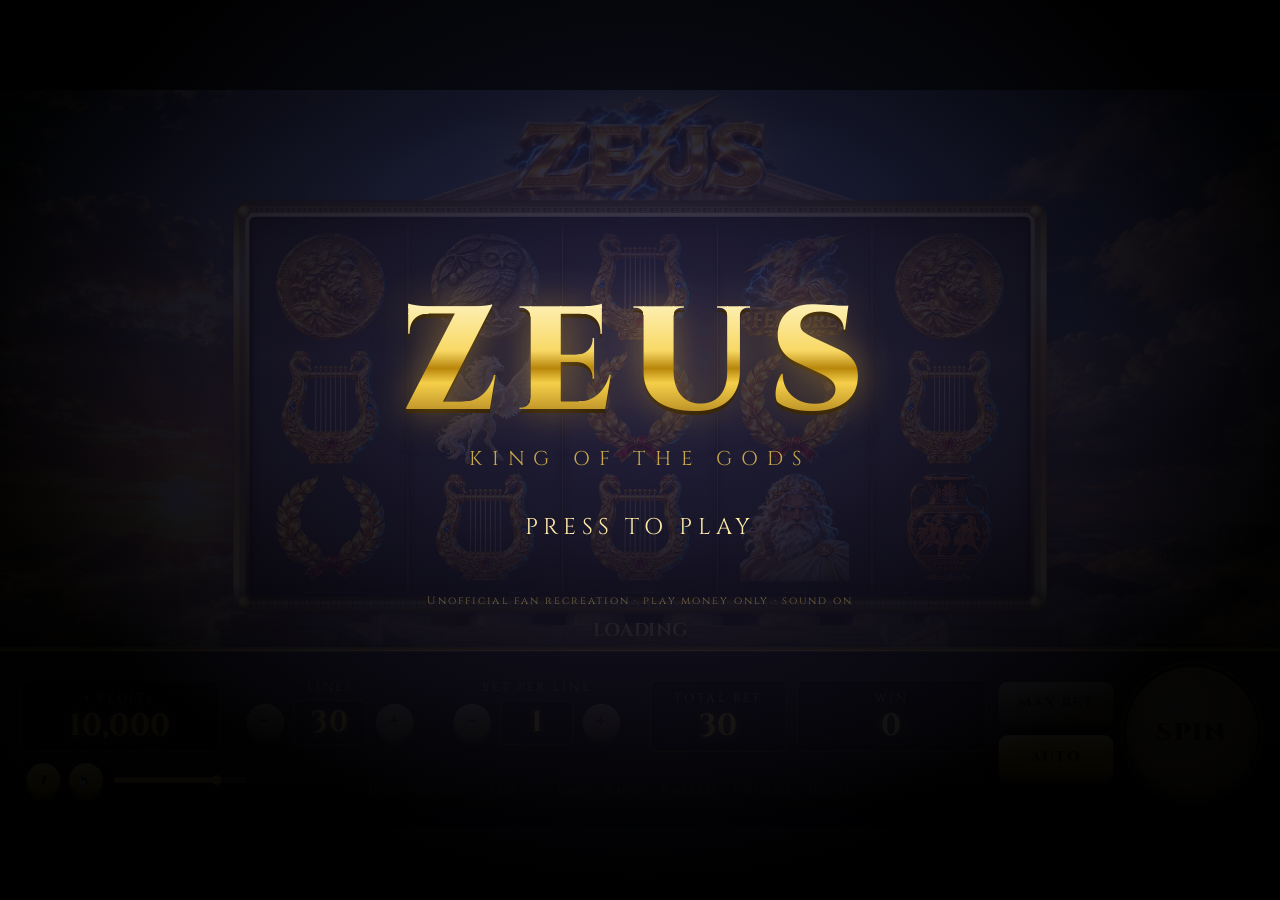
<file: index.html>
<!DOCTYPE html>
<html lang="en">
<head>
<meta charset="utf-8">
<title>ZEUS &mdash; Slot Machine</title>
<meta name="viewport" content="width=device-width, initial-scale=1">
<link rel="preconnect" href="https://fonts.googleapis.com">
<link rel="preconnect" href="https://fonts.gstatic.com" crossorigin>
<link href="https://fonts.googleapis.com/css2?family=Cinzel:wght@400;700;900&display=swap" rel="stylesheet">
<link rel="stylesheet" href="css/style.css">
</head>
<body>
<div id="stage">
  <canvas id="game" width="1920" height="1080"></canvas>

  <div id="ui">
    <div class="meter" id="meter-credits" title="Click to add 1,000 play credits"><div class="label">CREDITS</div><div class="value" id="m-credits">0</div></div>
    <div class="group" id="group-lines">
      <div class="label">LINES</div>
      <div class="stepper"><button id="btn-lines-dn" class="btn small">&minus;</button><div class="value" id="m-lines">30</div><button id="btn-lines-up" class="btn small">+</button></div>
    </div>
    <div class="group" id="group-bet">
      <div class="label">BET PER LINE</div>
      <div class="stepper"><button id="btn-bet-dn" class="btn small">&minus;</button><div class="value" id="m-bet">1</div><button id="btn-bet-up" class="btn small">+</button></div>
    </div>
    <div class="meter" id="meter-total"><div class="label">TOTAL BET</div><div class="value" id="m-total">30</div></div>
    <div class="meter win" id="meter-win"><div class="label">WIN</div><div class="value" id="m-win">0</div></div>
    <button id="btn-max" class="btn wide">MAX BET</button>
    <button id="btn-auto" class="btn wide">AUTO</button>
    <button id="btn-spin" class="btn spin">SPIN</button>
    <div class="side">
      <button id="btn-pay" class="btn icon" title="Paytable (I)">i</button>
      <button id="btn-sound" class="btn icon" title="Mute (M)">&#128266;</button>
      <input id="vol" type="range" min="0" max="1" step="0.01" title="Volume">
    </div>
    <div class="hint">SPACE spin / stop &nbsp;&middot;&nbsp; &uarr;&darr; bet &nbsp;&middot;&nbsp; &larr;&rarr; lines &nbsp;&middot;&nbsp; A auto &nbsp;&middot;&nbsp; X max bet &nbsp;&middot;&nbsp; I paytable &nbsp;&middot;&nbsp; M mute</div>
  </div>

  <div id="paytable" class="hidden">
    <div class="panel">
      <h2>ZEUS &mdash; PAYS &amp; RULES</h2>
      <div id="pay-body"></div>
      <button id="pay-close" class="btn wide">CLOSE</button>
    </div>
  </div>

  <div id="splash">
    <div class="inner">
      <div class="title">ZEUS</div>
      <div class="sub">KING OF THE GODS</div>
      <div id="splash-text">LOADING&hellip;</div>
      <div class="bar"><div id="splash-bar"></div></div>
      <div class="note">Unofficial fan recreation &middot; play money only &middot; sound on</div>
    </div>
  </div>
</div>

<script src="js/config.js"></script>
<script src="js/audio.js"></script>
<script src="js/reel.js"></script>
<script src="js/assets.js"></script>
<script src="js/fx.js"></script>
<script src="js/renderer.js"></script>
<script src="js/game.js"></script>
<script src="js/ui.js"></script>
<script src="js/main.js"></script>
</body>
</html>
</file>
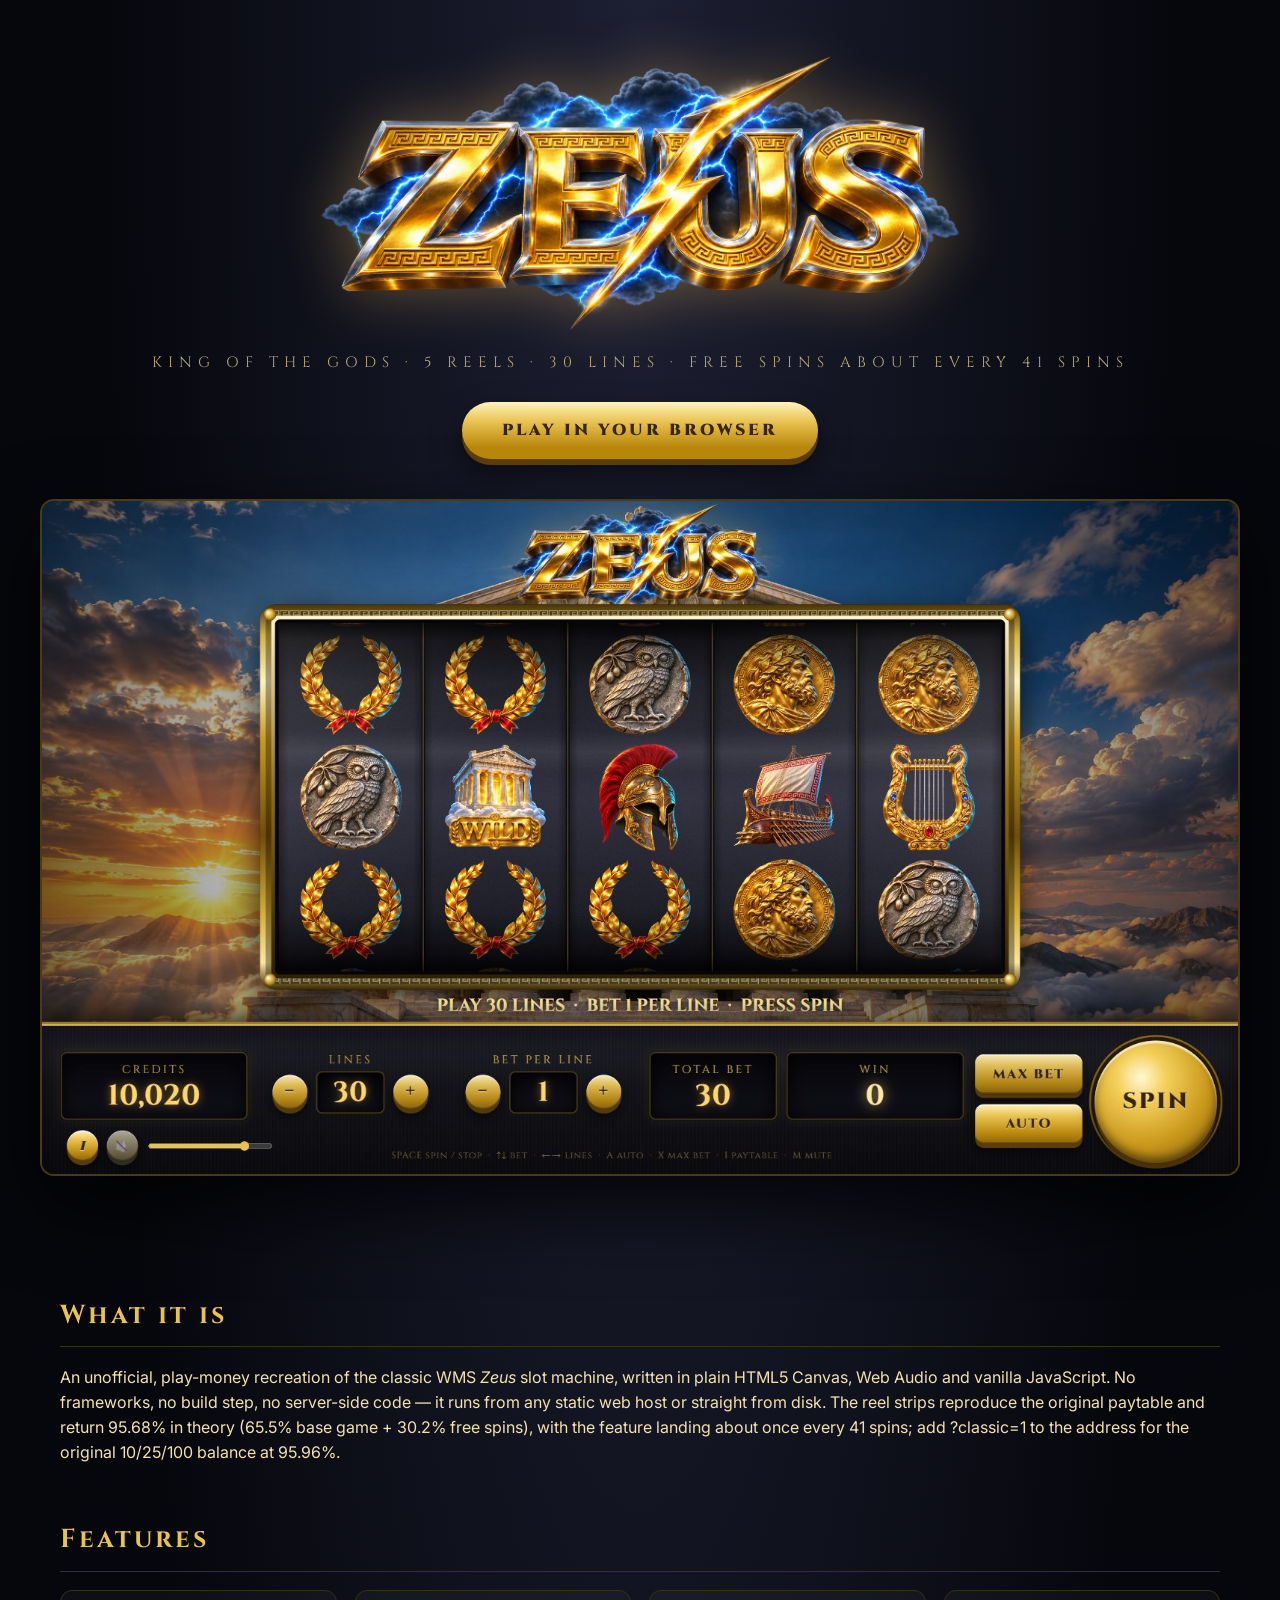
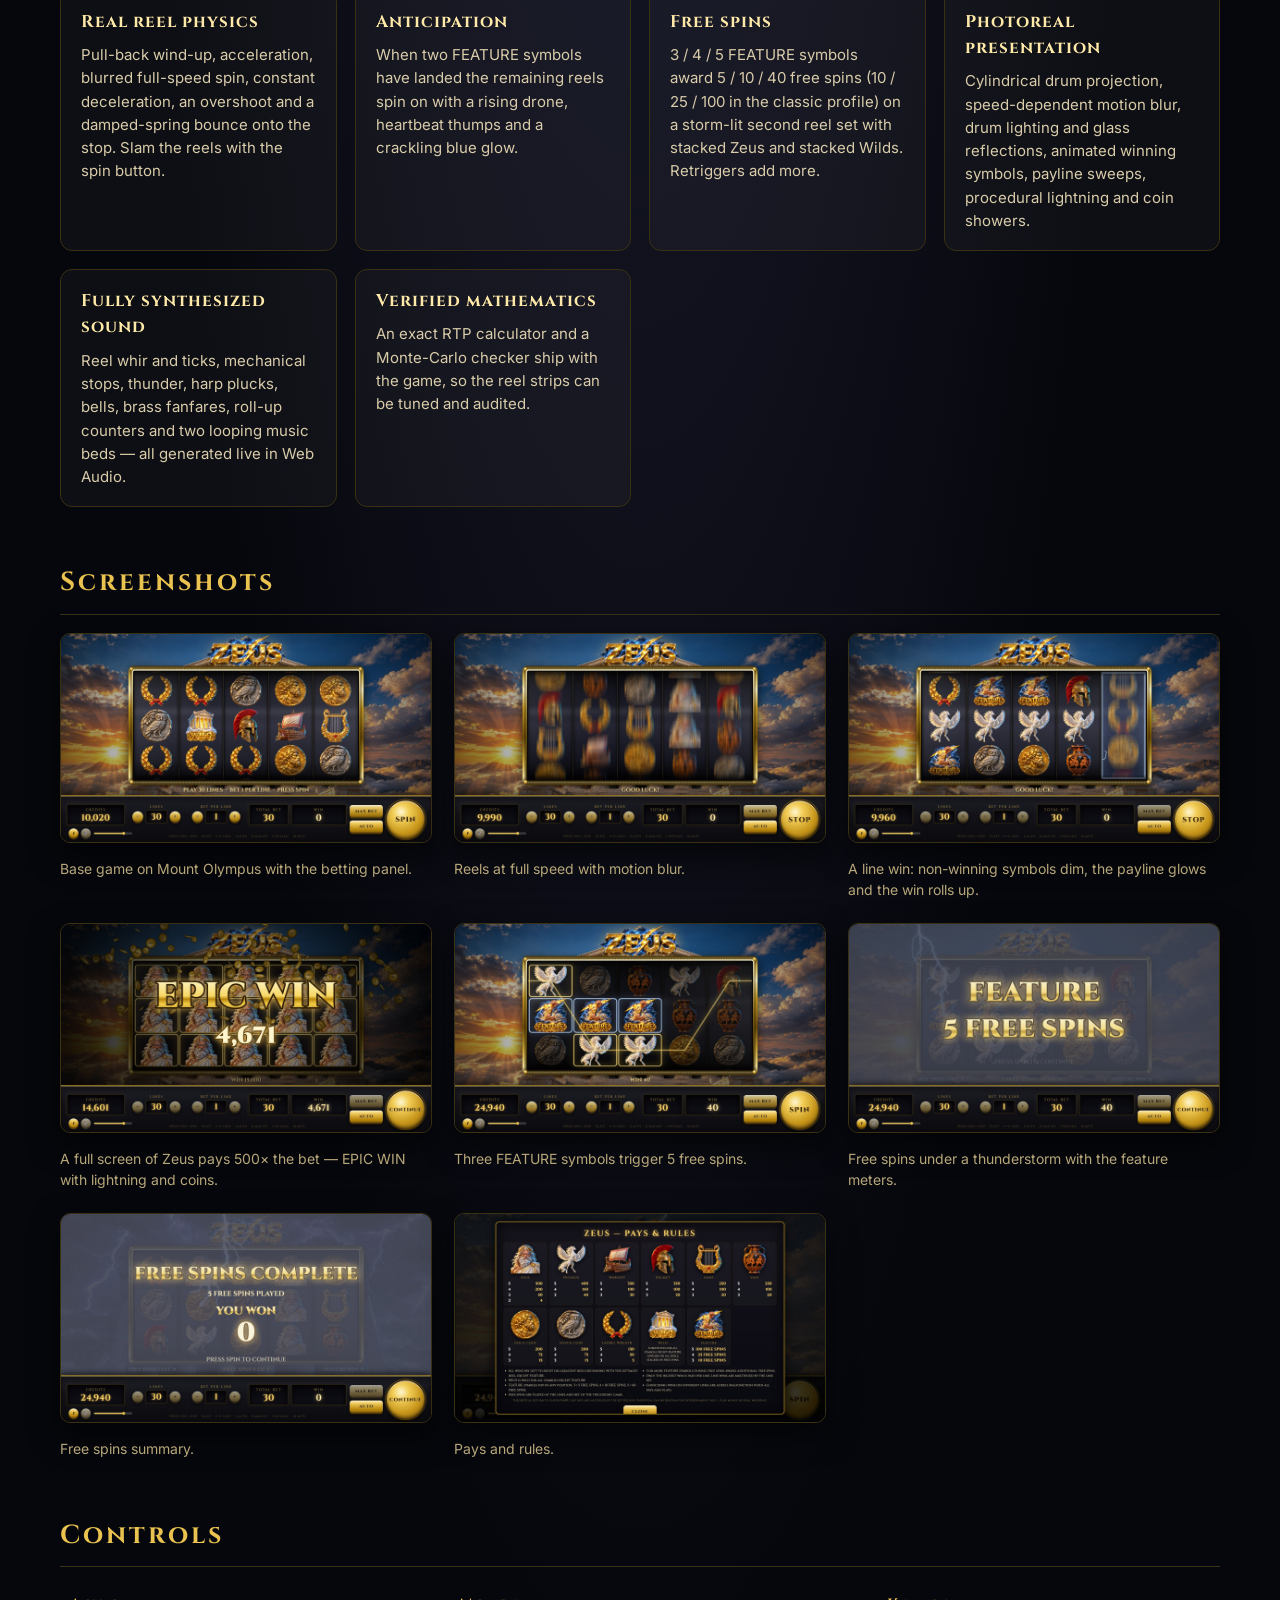
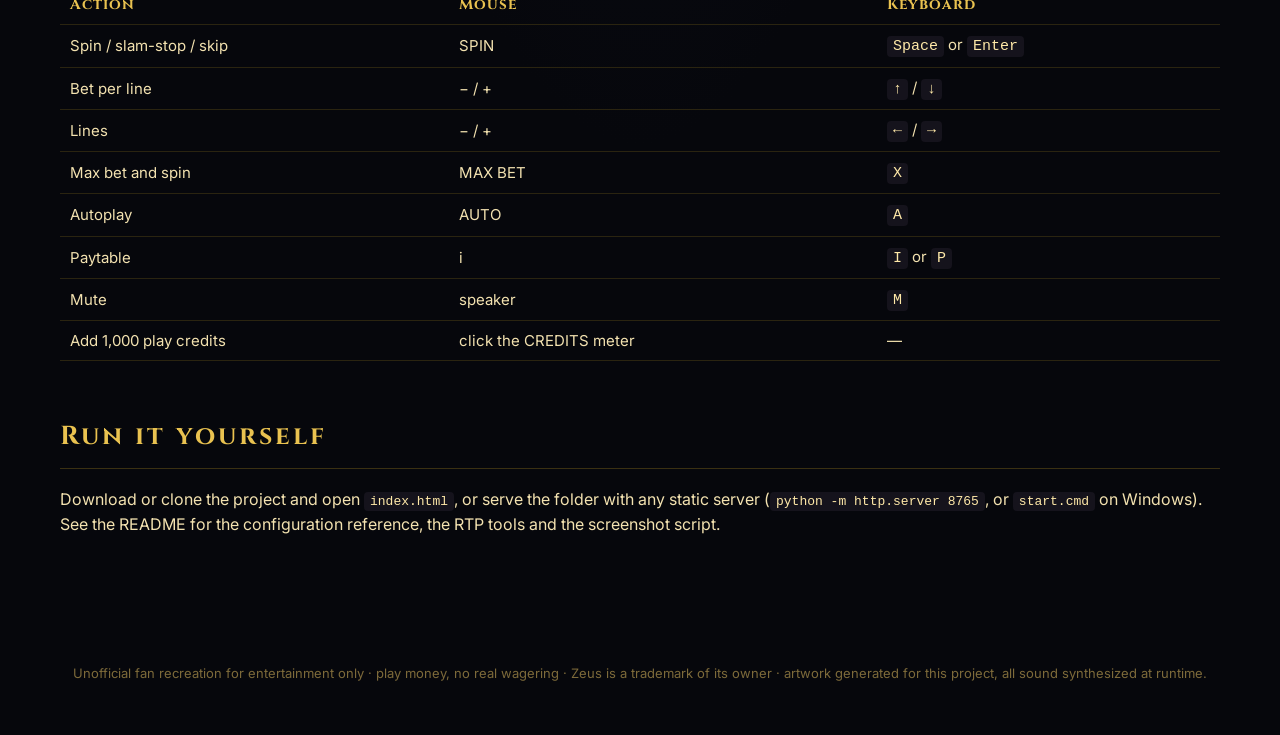
<file: docs/index.html>
<!DOCTYPE html>
<html lang="en">
<head>
<meta charset="utf-8">
<title>ZEUS &mdash; a web slot machine recreation</title>
<meta name="viewport" content="width=device-width, initial-scale=1">
<meta name="description" content="A photorealistic, physics-driven, fully sounded recreation of the classic Zeus slot machine in plain HTML5 Canvas and Web Audio.">
<meta property="og:title" content="ZEUS — web slot machine recreation">
<meta property="og:description" content="5 reels, 30 lines, 5/10/40 free spins, real reel physics and synthesized sound. Play in the browser.">
<meta property="og:image" content="screenshots/hero.jpg">
<link rel="preconnect" href="https://fonts.googleapis.com">
<link href="https://fonts.googleapis.com/css2?family=Cinzel:wght@400;700;900&family=Inter:wght@400;600&display=swap" rel="stylesheet">
<style>
  :root { --gold: #e9c250; --gold-2: #b8860b; --ink: #0a0a10; --paper: #f3e2b0; --muted: #b7a77a; }
  * { box-sizing: border-box; }
  body { margin: 0; background: radial-gradient(ellipse at 50% 0%, #1d1f33 0%, #06070c 60%); color: var(--paper); font-family: Inter, system-ui, sans-serif; line-height: 1.55; }
  a { color: var(--gold); }
  header { text-align: center; padding: 56px 20px 24px; }
  header img.logo { width: min(640px, 90vw); filter: drop-shadow(0 0 30px rgba(255,200,90,.35)); }
  header p.tag { font-family: Cinzel, serif; letter-spacing: 6px; color: var(--muted); margin: 14px 0 28px; font-size: 15px; text-transform: uppercase; }
  .cta { display: inline-block; padding: 16px 40px; border-radius: 999px; font-family: Cinzel, serif; font-weight: 900; letter-spacing: 3px; color: #3a2606; text-decoration: none;
    background: linear-gradient(180deg, #fff3bd, #e9c250 35%, #b8860b 80%); box-shadow: 0 6px 0 #5a3d08, 0 14px 30px rgba(0,0,0,.6); }
  .cta:hover { filter: brightness(1.08); }
  .hero { display: block; width: min(1200px, 94vw); margin: 40px auto 0; border-radius: 14px; border: 2px solid #4a3b14; box-shadow: 0 30px 80px rgba(0,0,0,.8); }
  main { max-width: 1200px; margin: 0 auto; padding: 40px 20px 80px; }
  h2 { font-family: Cinzel, serif; color: var(--gold); letter-spacing: 3px; font-size: 26px; margin: 56px 0 18px; border-bottom: 1px solid #3a3012; padding-bottom: 10px; }
  .grid { display: grid; grid-template-columns: repeat(auto-fit, minmax(260px, 1fr)); gap: 18px; }
  .card { background: rgba(255,255,255,.03); border: 1px solid #3a3012; border-radius: 12px; padding: 18px 20px; }
  .card h3 { margin: 0 0 8px; font-family: Cinzel, serif; color: #ffe9a8; font-size: 17px; letter-spacing: 1px; }
  .card p { margin: 0; color: #d9ccaa; font-size: 15px; }
  .shots { display: grid; grid-template-columns: repeat(auto-fit, minmax(340px, 1fr)); gap: 22px; }
  figure { margin: 0; }
  figure img { width: 100%; border-radius: 10px; border: 1px solid #3a3012; box-shadow: 0 12px 30px rgba(0,0,0,.6); }
  figcaption { font-size: 14px; color: var(--muted); margin-top: 8px; }
  table { border-collapse: collapse; width: 100%; font-size: 15px; }
  td, th { border-bottom: 1px solid #2a2410; padding: 8px 10px; text-align: left; }
  th { color: var(--gold); font-family: Cinzel, serif; letter-spacing: 1px; font-weight: 700; }
  footer { text-align: center; color: #7d6a3a; font-size: 13px; padding: 30px 20px 60px; }
  code { background: #15131c; padding: 2px 6px; border-radius: 4px; color: #ffe9a8; }
</style>
</head>
<body>
<header>
  <img class="logo" src="../assets/logo.png" alt="ZEUS">
  <p class="tag">King of the gods &middot; 5 reels &middot; 30 lines &middot; free spins about every 41 spins</p>
  <a class="cta" href="../index.html">PLAY IN YOUR BROWSER</a>
  <img class="hero" src="screenshots/hero.jpg" alt="The Zeus reels with stacked Zeus, Wild temple and the golden bezel">
</header>
<main>
  <h2>What it is</h2>
  <p>An unofficial, play-money recreation of the classic WMS <em>Zeus</em> slot machine, written in plain HTML5 Canvas,
    Web Audio and vanilla JavaScript. No frameworks, no build step, no server-side code &mdash; it runs from any static
    web host or straight from disk. The reel strips reproduce the original paytable and return 95.68% in theory
    (65.5% base game + 30.2% free spins), with the feature landing about once every 41 spins; add ?classic=1 to the address for the original 10/25/100 balance at 95.96%.</p>

  <h2>Features</h2>
  <div class="grid">
    <div class="card"><h3>Real reel physics</h3><p>Pull-back wind-up, acceleration, blurred full-speed spin, constant deceleration, an overshoot and a damped-spring bounce onto the stop. Slam the reels with the spin button.</p></div>
    <div class="card"><h3>Anticipation</h3><p>When two FEATURE symbols have landed the remaining reels spin on with a rising drone, heartbeat thumps and a crackling blue glow.</p></div>
    <div class="card"><h3>Free spins</h3><p>3 / 4 / 5 FEATURE symbols award 5 / 10 / 40 free spins (10 / 25 / 100 in the classic profile) on a storm-lit second reel set with stacked Zeus and stacked Wilds. Retriggers add more.</p></div>
    <div class="card"><h3>Photoreal presentation</h3><p>Cylindrical drum projection, speed-dependent motion blur, drum lighting and glass reflections, animated winning symbols, payline sweeps, procedural lightning and coin showers.</p></div>
    <div class="card"><h3>Fully synthesized sound</h3><p>Reel whir and ticks, mechanical stops, thunder, harp plucks, bells, brass fanfares, roll-up counters and two looping music beds &mdash; all generated live in Web Audio.</p></div>
    <div class="card"><h3>Verified mathematics</h3><p>An exact RTP calculator and a Monte-Carlo checker ship with the game, so the reel strips can be tuned and audited.</p></div>
  </div>

  <h2>Screenshots</h2>
  <div class="shots">
    <figure><img src="screenshots/base.jpg" alt="Base game"><figcaption>Base game on Mount Olympus with the betting panel.</figcaption></figure>
    <figure><img src="screenshots/spin.jpg" alt="Reels spinning"><figcaption>Reels at full speed with motion blur.</figcaption></figure>
    <figure><img src="screenshots/win.jpg" alt="Line win"><figcaption>A line win: non-winning symbols dim, the payline glows and the win rolls up.</figcaption></figure>
    <figure><img src="screenshots/bigwin.jpg" alt="Epic win"><figcaption>A full screen of Zeus pays 500&times; the bet &mdash; EPIC WIN with lightning and coins.</figcaption></figure>
    <figure><img src="screenshots/feature.jpg" alt="Feature triggered"><figcaption>Three FEATURE symbols trigger 5 free spins.</figcaption></figure>
    <figure><img src="screenshots/freespins.jpg" alt="Free spins"><figcaption>Free spins under a thunderstorm with the feature meters.</figcaption></figure>
    <figure><img src="screenshots/summary.jpg" alt="Free spins complete"><figcaption>Free spins summary.</figcaption></figure>
    <figure><img src="screenshots/paytable.jpg" alt="Paytable"><figcaption>Pays and rules.</figcaption></figure>
  </div>

  <h2>Controls</h2>
  <table>
    <tr><th>Action</th><th>Mouse</th><th>Keyboard</th></tr>
    <tr><td>Spin / slam-stop / skip</td><td>SPIN</td><td><code>Space</code> or <code>Enter</code></td></tr>
    <tr><td>Bet per line</td><td>&minus; / +</td><td><code>&uarr;</code> / <code>&darr;</code></td></tr>
    <tr><td>Lines</td><td>&minus; / +</td><td><code>&larr;</code> / <code>&rarr;</code></td></tr>
    <tr><td>Max bet and spin</td><td>MAX BET</td><td><code>X</code></td></tr>
    <tr><td>Autoplay</td><td>AUTO</td><td><code>A</code></td></tr>
    <tr><td>Paytable</td><td>i</td><td><code>I</code> or <code>P</code></td></tr>
    <tr><td>Mute</td><td>speaker</td><td><code>M</code></td></tr>
    <tr><td>Add 1,000 play credits</td><td>click the CREDITS meter</td><td>&mdash;</td></tr>
  </table>

  <h2>Run it yourself</h2>
  <p>Download or clone the project and open <code>index.html</code>, or serve the folder with any static server
    (<code>python -m http.server 8765</code>, or <code>start.cmd</code> on Windows). See the README for the
    configuration reference, the RTP tools and the screenshot script.</p>
</main>
<footer>Unofficial fan recreation for entertainment only &middot; play money, no real wagering &middot; Zeus is a trademark of its owner &middot; artwork generated for this project, all sound synthesized at runtime.</footer>
</body>
</html>
</file>
<file: css/style.css>
/* ZEUS — cabinet UI styling. The stage is a fixed 1920x1080 scene scaled to fit. */
:root {
  --gold-1: #fff3bd; --gold-2: #e9c250; --gold-3: #b8860b; --gold-4: #5a3d08;
  --amber: #ffd76a; --font: 'Cinzel', 'Trajan Pro', 'Palatino Linotype', 'Times New Roman', serif;
}
* { box-sizing: border-box; }
html, body { margin: 0; height: 100%; background: #000; overflow: hidden; font-family: var(--font); color: #f3e2b0; user-select: none; -webkit-user-select: none; }
body { background: radial-gradient(ellipse at 50% 40%, #121424 0%, #000 70%); }
#stage { position: fixed; left: 50%; top: 50%; width: 1920px; height: 1080px; transform: translate(-50%, -50%); transform-origin: center center; }
#game { position: absolute; left: 0; top: 0; display: block; }

/* ----------------------------------------------------------- bottom panel */
#ui {
  position: absolute; left: 0; top: 836px; width: 1920px; height: 244px;
  background: linear-gradient(180deg, #23232d 0%, #121218 40%, #0a0a0e 100%);
  border-top: 4px solid #a27f1f;
  box-shadow: inset 0 2px 0 #f2d77a, inset 0 24px 40px rgba(0,0,0,.55), 0 -10px 30px rgba(0,0,0,.6);
}
#ui::before {
  content: ''; position: absolute; left: 0; right: 0; top: 0; height: 100%; pointer-events: none;
  background: repeating-linear-gradient(90deg, rgba(255,255,255,.012) 0 2px, transparent 2px 6px);
}
.label { font-size: 18px; letter-spacing: 4px; color: #c9a84a; text-shadow: 0 1px 0 #000; margin-bottom: 6px; }
.value { font-size: 46px; font-weight: 700; color: var(--amber); letter-spacing: 1px; text-shadow: 0 0 14px rgba(255,190,60,.55), 0 2px 0 #3b2500; line-height: 1; font-variant-numeric: tabular-nums; }
.meter { position: absolute; top: 44px; padding: 14px 22px; min-width: 260px; text-align: center;
  background: linear-gradient(180deg, #06060a, #101018); border: 2px solid #4a3b14; border-radius: 10px;
  box-shadow: inset 0 0 30px rgba(0,0,0,.9), 0 0 0 1px #0a0a0a, 0 0 18px rgba(255,200,80,.08); }
#meter-credits { left: 30px; min-width: 300px; }
#meter-total { left: 975px; min-width: 205px; }
#meter-win { left: 1195px; min-width: 285px; }
#meter-win .value { color: #ffe9a8; text-shadow: 0 0 22px rgba(255,220,120,.8), 0 2px 0 #3b2500; }
.group { position: absolute; top: 44px; text-align: center; }
#group-lines { left: 350px; width: 290px; }
#group-bet { left: 650px; width: 310px; }
.stepper { display: flex; align-items: center; justify-content: center; gap: 14px; }
.stepper .value { min-width: 110px; font-size: 44px; padding: 10px 6px; background: linear-gradient(180deg, #06060a, #101018); border: 2px solid #4a3b14; border-radius: 10px; box-shadow: inset 0 0 24px rgba(0,0,0,.9); }

/* ---------------------------------------------------------------- buttons */
.btn {
  font-family: var(--font); font-weight: 900; letter-spacing: 2px; color: #3a2606; cursor: pointer; border: 0; outline: none;
  background: linear-gradient(180deg, var(--gold-1) 0%, var(--gold-2) 30%, var(--gold-3) 75%, #8a640f 100%);
  box-shadow: inset 0 2px 0 rgba(255,255,255,.75), inset 0 -3px 0 rgba(0,0,0,.35), 0 6px 0 var(--gold-4), 0 10px 18px rgba(0,0,0,.6);
  border-radius: 14px; text-shadow: 0 1px 0 rgba(255,255,255,.45); transition: transform .06s, box-shadow .06s, filter .15s;
}
.btn:hover { filter: brightness(1.08); }
.btn:active { transform: translateY(4px); box-shadow: inset 0 2px 0 rgba(255,255,255,.6), inset 0 -2px 0 rgba(0,0,0,.35), 0 2px 0 var(--gold-4), 0 4px 10px rgba(0,0,0,.6); }
.btn:disabled { filter: grayscale(.55) brightness(.65); cursor: default; transform: none; }
.btn.small { width: 56px; height: 56px; font-size: 34px; border-radius: 50%; line-height: 1; padding: 0 0 4px; }
.btn.wide { position: absolute; width: 172px; height: 64px; font-size: 21px; }
#btn-max { left: 1498px; top: 48px; }
#btn-auto { left: 1498px; top: 128px; }
#btn-auto.on { background: linear-gradient(180deg, #d9ffe3, #58d27a 35%, #1f8a3e 80%, #135a28); color: #06240f; }
.btn.spin {
  position: absolute; left: 1690px; top: 26px; width: 196px; height: 196px; border-radius: 50%; font-size: 36px; letter-spacing: 3px;
  background: radial-gradient(circle at 38% 30%, #fff8d6 0%, #f3cf5a 22%, #c8961a 60%, #7a560c 100%);
  box-shadow: inset 0 4px 2px rgba(255,255,255,.7), inset 0 -8px 14px rgba(0,0,0,.45), 0 8px 0 #4a3206, 0 16px 28px rgba(0,0,0,.7), 0 0 0 6px #2a1d05, 0 0 0 9px #8a6a1a;
}
.btn.spin:active { transform: translateY(5px); box-shadow: inset 0 4px 2px rgba(255,255,255,.6), inset 0 -4px 10px rgba(0,0,0,.45), 0 3px 0 #4a3206, 0 8px 16px rgba(0,0,0,.7), 0 0 0 6px #2a1d05, 0 0 0 9px #8a6a1a; }
.btn.spin.long { font-size: 25px; letter-spacing: 2px; }
.btn.spin.pulse { animation: spinpulse 1.6s ease-in-out infinite; }
@keyframes spinpulse { 0%, 100% { filter: brightness(1); } 50% { filter: brightness(1.18) drop-shadow(0 0 18px rgba(255,210,90,.8)); } }
.side { position: absolute; left: 40px; top: 170px; display: flex; align-items: center; gap: 14px; }
.btn.icon { width: 50px; height: 50px; border-radius: 50%; font-size: 24px; font-style: italic; }
#btn-sound { font-style: normal; font-size: 22px; }
#btn-sound.muted { filter: grayscale(.7) brightness(.7); }
#vol { width: 200px; accent-color: #e9c250; cursor: pointer; }
.hint { position: absolute; left: 350px; top: 200px; width: 1130px; text-align: center; font-size: 15px; letter-spacing: 1px; color: #7d6a3a; }

/* --------------------------------------------------------------- overlays */
#paytable { position: absolute; inset: 0; background: rgba(0,0,0,.78); display: flex; align-items: center; justify-content: center; z-index: 20; }
#paytable.hidden, #splash.hidden { display: none; }
#paytable .panel { width: 1500px; max-height: 1000px; overflow: auto; padding: 30px 40px 36px; border-radius: 18px;
  background: linear-gradient(180deg, #15131c, #090910); border: 3px solid #b8942c; box-shadow: 0 0 0 2px #3a2a08, 0 0 60px rgba(0,0,0,.9), inset 0 0 80px rgba(0,0,0,.7); text-align: center; }
#paytable h2 { margin: 0 0 18px; font-size: 42px; letter-spacing: 6px; color: var(--amber); text-shadow: 0 0 20px rgba(255,200,80,.5); }
.pay-grid { display: grid; grid-template-columns: repeat(6, 1fr); gap: 14px; }
.pay-card { background: rgba(255,255,255,.03); border: 1px solid #3a3012; border-radius: 12px; padding: 10px; }
.pay-card img { width: 150px; height: 150px; object-fit: contain; filter: drop-shadow(0 6px 10px rgba(0,0,0,.8)); }
.pay-name { font-size: 16px; letter-spacing: 2px; color: #c9a84a; margin: 4px 0 6px; }
.pay-list div { display: flex; justify-content: space-between; font-size: 20px; padding: 1px 12px; }
.pay-list b { color: #fff; } .pay-list span { color: var(--amber); font-weight: 700; }
.pay-list p { font-size: 15px; line-height: 1.35; color: #e6d7b0; margin: 4px 0; }
.rules { text-align: left; columns: 2; column-gap: 40px; margin: 18px 0 6px; padding-left: 24px; font-size: 17px; line-height: 1.45; color: #e6d7b0; }
.rtp { font-size: 15px; color: #9b8a5c; margin: 6px 0 16px; }
#pay-close { position: relative; }

#splash { position: absolute; inset: 0; z-index: 30; display: flex; align-items: center; justify-content: center;
  background: radial-gradient(ellipse at 50% 35%, rgba(40,36,70,.85) 0%, rgba(0,0,0,.96) 75%); cursor: pointer; }
#splash .inner { text-align: center; }
#splash .title { font-size: 220px; font-weight: 900; letter-spacing: 24px; line-height: 1;
  background: linear-gradient(180deg, #fff6c8 0%, #f8d865 40%, #b8860b 52%, #f5cf4a 62%, #8a5a06 100%);
  -webkit-background-clip: text; background-clip: text; color: transparent; filter: drop-shadow(0 0 30px rgba(255,200,90,.45)) drop-shadow(0 6px 0 #2a1a02); }
#splash .sub { font-size: 30px; letter-spacing: 14px; color: #c9a84a; margin: 10px 0 60px; }
#splash-text { font-size: 34px; letter-spacing: 8px; color: #ffe9a8; }
#splash.ready #splash-text { animation: blink 1.4s ease-in-out infinite; }
@keyframes blink { 0%, 100% { opacity: 1; } 50% { opacity: .35; } }
#splash .bar { width: 520px; height: 10px; margin: 26px auto 0; background: #1a1a22; border: 1px solid #4a3b14; border-radius: 6px; overflow: hidden; }
#splash-bar { height: 100%; width: 0; background: linear-gradient(90deg, #8a5a06, #f8d865); transition: width .2s; }
#splash.ready .bar { opacity: 0; }
#splash .note { margin-top: 40px; font-size: 16px; letter-spacing: 3px; color: #6f6140; }
</file>
